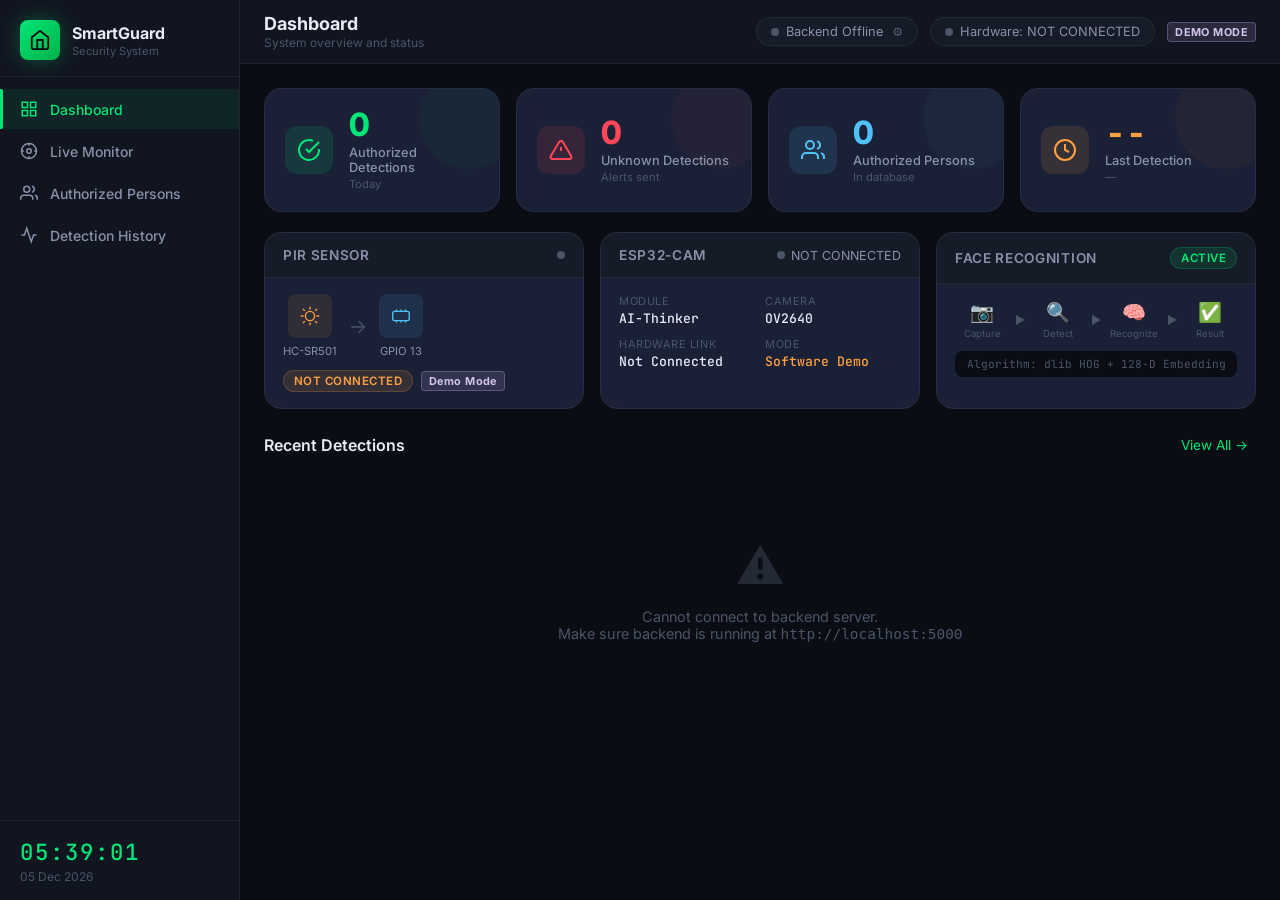
<file: index.html>
<!DOCTYPE html>
<html lang="en">
<head>
  <meta charset="UTF-8" />
  <meta name="viewport" content="width=device-width, initial-scale=1.0" />
  <title>SmartGuard — Home Security Dashboard</title>
  <meta http-equiv="refresh" content="0; url=/dashboard/index.html" />
  <script>
    window.location.replace("dashboard/index.html");
  </script>
</head>
<body style="background:#0f172a; color:#f8fafc; font-family:sans-serif; display:flex; align-items:center; justify-content:center; height:100vh; margin:0;">
  <div style="text-align:center;">
    <h2>SmartGuard Security System</h2>
    <p>Loading Dashboard... <a href="dashboard/index.html" style="color:#00e676;">Click here if not redirected</a>.</p>
  </div>
</body>
</html>
</file>
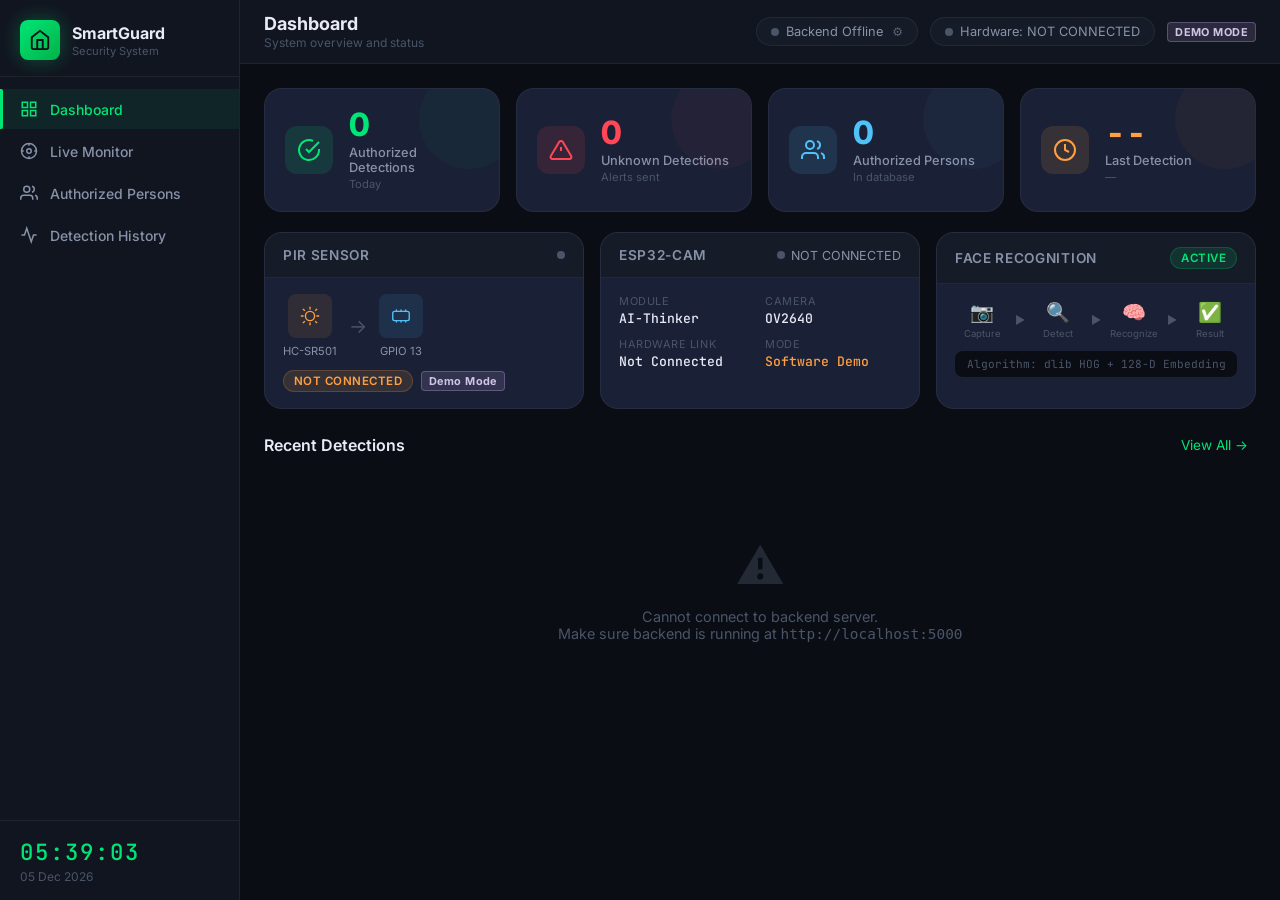
<file: dashboard/index.html>
<!DOCTYPE html>
<html lang="en">
<head>
  <meta charset="UTF-8" />
  <meta name="viewport" content="width=device-width, initial-scale=1.0" />
  <title>SmartGuard — Home Security Dashboard</title>
  <meta name="description" content="Smart Home Security Monitoring Dashboard — ESP32-CAM + PIR + Face Recognition" />
  <link rel="preconnect" href="https://fonts.googleapis.com" />
  <link href="https://fonts.googleapis.com/css2?family=Inter:wght@300;400;500;600;700;800&family=JetBrains+Mono:wght@400;500&display=swap" rel="stylesheet" />
  <link rel="stylesheet" href="css/style.css" />
</head>
<body>

<!-- ═══════════════════════════════════════════════════════════
     SIDEBAR NAVIGATION
════════════════════════════════════════════════════════════ -->
<aside class="sidebar" id="sidebar">
  <div class="sidebar-brand">
    <div class="brand-icon">
      <svg viewBox="0 0 24 24" fill="none" stroke="currentColor" stroke-width="2">
        <path d="M3 9l9-7 9 7v11a2 2 0 01-2 2H5a2 2 0 01-2-2z"/>
        <polyline points="9 22 9 12 15 12 15 22"/>
      </svg>
    </div>
    <div class="brand-text">
      <span class="brand-name">SmartGuard</span>
      <span class="brand-sub">Security System</span>
    </div>
  </div>

  <nav class="sidebar-nav">
    <button class="nav-item active" data-page="dashboard" id="nav-dashboard">
      <svg viewBox="0 0 24 24" fill="none" stroke="currentColor" stroke-width="2">
        <rect x="3" y="3" width="7" height="7"/><rect x="14" y="3" width="7" height="7"/>
        <rect x="14" y="14" width="7" height="7"/><rect x="3" y="14" width="7" height="7"/>
      </svg>
      <span>Dashboard</span>
    </button>

    <button class="nav-item" data-page="live" id="nav-live">
      <svg viewBox="0 0 24 24" fill="none" stroke="currentColor" stroke-width="2">
        <circle cx="12" cy="12" r="10"/>
        <circle cx="12" cy="12" r="3"/>
        <line x1="12" y1="2" x2="12" y2="5"/>
        <line x1="12" y1="19" x2="12" y2="22"/>
        <line x1="2" y1="12" x2="5" y2="12"/>
        <line x1="19" y1="12" x2="22" y2="12"/>
      </svg>
      <span>Live Monitor</span>
      <span class="nav-badge" id="live-badge" style="display:none">!</span>
    </button>

    <button class="nav-item" data-page="persons" id="nav-persons">
      <svg viewBox="0 0 24 24" fill="none" stroke="currentColor" stroke-width="2">
        <path d="M17 21v-2a4 4 0 00-4-4H5a4 4 0 00-4 4v2"/>
        <circle cx="9" cy="7" r="4"/>
        <path d="M23 21v-2a4 4 0 00-3-3.87M16 3.13a4 4 0 010 7.75"/>
      </svg>
      <span>Authorized Persons</span>
    </button>

    <button class="nav-item" data-page="history" id="nav-history">
      <svg viewBox="0 0 24 24" fill="none" stroke="currentColor" stroke-width="2">
        <polyline points="22 12 18 12 15 21 9 3 6 12 2 12"/>
      </svg>
      <span>Detection History</span>
    </button>
  </nav>

  <div class="sidebar-footer">
    <div class="system-time" id="system-time">--:--:--</div>
    <div class="system-date" id="system-date">-- --- ----</div>
  </div>
</aside>

<!-- ═══════════════════════════════════════════════════════════
     MAIN CONTENT
════════════════════════════════════════════════════════════ -->
<main class="main-content">

  <!-- ── TOP BAR ─────────────────────────────────────────── -->
  <header class="topbar">
    <div class="topbar-left">
      <button class="menu-toggle" id="menu-toggle" onclick="toggleSidebar()">
        <span></span><span></span><span></span>
      </button>
      <div class="page-title-area">
        <h1 class="page-title" id="page-title">Dashboard</h1>
        <p class="page-subtitle" id="page-subtitle">System overview and status</p>
      </div>
    </div>
    <div class="topbar-right">
      <div class="connection-indicator" id="backend-status" onclick="configureBackendUrl()" title="Click to configure Backend Server URL" style="cursor: pointer;">
        <span class="dot dot-offline" id="backend-dot"></span>
        <span id="backend-label">Connecting...</span>
        <span style="font-size: 0.75rem; opacity: 0.6; margin-left: 2px;">⚙️</span>
      </div>
      <div class="device-status-pill" id="esp32-status-pill">
        <span class="dot dot-offline" id="esp32-dot"></span>
        <span id="esp32-label">Hardware: NOT CONNECTED</span>
      </div>
      <span class="badge-demo" title="Software Demo Mode is Active">DEMO MODE</span>
    </div>
  </header>

  <!-- ─────────────────────────────────────────────────────── -->
  <!-- PAGE: DASHBOARD                                         -->
  <!-- ─────────────────────────────────────────────────────── -->
  <section class="page" id="page-dashboard">

    <!-- Stats Grid -->
    <div class="stats-grid">
      <div class="stat-card stat-primary" id="stat-authorized">
        <div class="stat-icon">
          <svg viewBox="0 0 24 24" fill="none" stroke="currentColor" stroke-width="2">
            <path d="M22 11.08V12a10 10 0 11-5.93-9.14"/>
            <polyline points="22 4 12 14.01 9 11.01"/>
          </svg>
        </div>
        <div class="stat-body">
          <div class="stat-value" id="count-authorized">0</div>
          <div class="stat-label">Authorized Detections</div>
          <div class="stat-sub">Today</div>
        </div>
        <div class="stat-glow"></div>
      </div>

      <div class="stat-card stat-danger" id="stat-unknown">
        <div class="stat-icon">
          <svg viewBox="0 0 24 24" fill="none" stroke="currentColor" stroke-width="2">
            <path d="M10.29 3.86L1.82 18a2 2 0 001.71 3h16.94a2 2 0 001.71-3L13.71 3.86a2 2 0 00-3.42 0z"/>
            <line x1="12" y1="9" x2="12" y2="13"/>
            <line x1="12" y1="17" x2="12.01" y2="17"/>
          </svg>
        </div>
        <div class="stat-body">
          <div class="stat-value" id="count-unknown">0</div>
          <div class="stat-label">Unknown Detections</div>
          <div class="stat-sub">Alerts sent</div>
        </div>
        <div class="stat-glow"></div>
      </div>

      <div class="stat-card stat-info" id="stat-persons">
        <div class="stat-icon">
          <svg viewBox="0 0 24 24" fill="none" stroke="currentColor" stroke-width="2">
            <path d="M17 21v-2a4 4 0 00-4-4H5a4 4 0 00-4 4v2"/>
            <circle cx="9" cy="7" r="4"/>
            <path d="M23 21v-2a4 4 0 00-3-3.87M16 3.13a4 4 0 010 7.75"/>
          </svg>
        </div>
        <div class="stat-body">
          <div class="stat-value" id="count-persons">0</div>
          <div class="stat-label">Authorized Persons</div>
          <div class="stat-sub">In database</div>
        </div>
        <div class="stat-glow"></div>
      </div>

      <div class="stat-card stat-warning">
        <div class="stat-icon">
          <svg viewBox="0 0 24 24" fill="none" stroke="currentColor" stroke-width="2">
            <circle cx="12" cy="12" r="10"/>
            <polyline points="12 6 12 12 16 14"/>
          </svg>
        </div>
        <div class="stat-body">
          <div class="stat-value" id="last-detection-time">--</div>
          <div class="stat-label">Last Detection</div>
          <div class="stat-sub" id="last-detection-name">—</div>
        </div>
        <div class="stat-glow"></div>
      </div>
    </div>

    <!-- Status Cards Row -->
    <div class="status-row">
      <!-- PIR Status -->
      <div class="status-card">
        <div class="status-card-header">
          <span class="status-card-title">PIR Sensor</span>
          <div class="dot dot-offline" id="pir-indicator" title="Hardware Not Connected"></div>
        </div>
        <div class="status-card-body">
          <div class="hardware-diagram">
            <div class="hw-item">
              <div class="hw-icon pir-icon">
                <svg viewBox="0 0 24 24" fill="none" stroke="currentColor" stroke-width="1.5">
                  <circle cx="12" cy="12" r="5"/>
                  <path d="M12 2v3M12 19v3M2 12h3M19 12h3"/>
                  <path d="M4.22 4.22l2.12 2.12M17.66 17.66l2.12 2.12M4.22 19.78l2.12-2.12M17.66 6.34l2.12-2.12"/>
                </svg>
              </div>
              <span>HC-SR501</span>
            </div>
            <div class="hw-arrow">→</div>
            <div class="hw-item">
              <div class="hw-icon esp-icon">
                <svg viewBox="0 0 24 24" fill="none" stroke="currentColor" stroke-width="1.5">
                  <rect x="3" y="7" width="18" height="10" rx="2"/>
                  <path d="M7 7V5M12 7V5M17 7V5M7 17v2M12 17v2M17 17v2"/>
                </svg>
              </div>
              <span>GPIO 13</span>
            </div>
          </div>
          <div class="status-label-row">
            <span class="status-badge badge-warning" id="pir-status-badge">NOT CONNECTED</span>
            <span class="badge-demo">Demo Mode</span>
          </div>
        </div>
      </div>

      <!-- Camera Status -->
      <div class="status-card">
        <div class="status-card-header">
          <span class="status-card-title">ESP32-CAM</span>
          <div class="hw-badge" id="esp32-hw-status">
            <span class="dot dot-offline" id="hw-esp32-dot"></span>
            <span id="hw-esp32-label">NOT CONNECTED</span>
          </div>
        </div>
        <div class="status-card-body">
          <div class="cam-info-grid">
            <div class="cam-info-item">
              <span class="cam-info-label">Module</span>
              <span class="cam-info-value">AI-Thinker</span>
            </div>
            <div class="cam-info-item">
              <span class="cam-info-label">Camera</span>
              <span class="cam-info-value">OV2640</span>
            </div>
            <div class="cam-info-item">
              <span class="cam-info-label">Hardware Link</span>
              <span class="cam-info-value" id="esp32-ip">Not Connected</span>
            </div>
            <div class="cam-info-item">
              <span class="cam-info-label">Mode</span>
              <span class="cam-info-value" id="esp32-last-seen" style="color:var(--accent-amber);">Software Demo</span>
            </div>
          </div>
        </div>
      </div>

      <!-- Face Recognition Status -->
      <div class="status-card">
        <div class="status-card-header">
          <span class="status-card-title">Face Recognition</span>
          <span class="status-badge badge-active">Active</span>
        </div>
        <div class="status-card-body">
          <div class="fr-pipeline">
            <div class="fr-step">
              <div class="fr-step-icon">📷</div>
              <div class="fr-step-label">Capture</div>
            </div>
            <div class="fr-arrow">▶</div>
            <div class="fr-step">
              <div class="fr-step-icon">🔍</div>
              <div class="fr-step-label">Detect</div>
            </div>
            <div class="fr-arrow">▶</div>
            <div class="fr-step">
              <div class="fr-step-icon">🧠</div>
              <div class="fr-step-label">Recognize</div>
            </div>
            <div class="fr-arrow">▶</div>
            <div class="fr-step">
              <div class="fr-step-icon">✅</div>
              <div class="fr-step-label">Result</div>
            </div>
          </div>
          <div class="fr-info">
            Algorithm: dlib HOG + 128-D Embedding
          </div>
        </div>
      </div>
    </div>

    <!-- Recent Events -->
    <div class="section-header">
      <h2 class="section-title">Recent Detections</h2>
      <button class="btn-link" onclick="showPage('history')">View All →</button>
    </div>
    <div class="events-list" id="recent-events">
      <div class="loading-placeholder">
        <div class="spinner"></div>
        <span>Loading recent events...</span>
      </div>
    </div>

  </section>

  <!-- ─────────────────────────────────────────────────────── -->
  <!-- PAGE: LIVE MONITOR                                      -->
  <!-- ─────────────────────────────────────────────────────── -->
  <section class="page hidden" id="page-live">

    <!-- Software Demo Mode Controls (Testing Without Hardware) -->
    <div class="demo-banner-card">
      <div class="demo-card-header">
        <div class="demo-badge-wrap">
          <span class="badge-demo">SOFTWARE DEMO MODE</span>
          <span class="demo-sub">Hardware: <strong>NOT CONNECTED</strong>. Upload a photo from your PC or simulate motion to test genuine face recognition.</span>
        </div>
        <div class="demo-actions">
          <button class="btn-secondary" onclick="simulateMotion('auto')" title="Simulate a motion trigger event">
            ⚡ Simulate Motion (DEMO)
          </button>
          <button class="btn-secondary" onclick="testTelegramAlert()" title="Test Telegram Photo Alert">
            📱 Test Telegram Photo Alert
          </button>
        </div>
      </div>

      <div class="demo-upload-row">
        <div class="demo-file-picker">
          <input type="file" id="demo-photo-input" accept="image/*" onchange="handleDemoPhotoSelect(event)" style="display:none;" />
          <button class="btn-primary" onclick="document.getElementById('demo-photo-input').click()">
            📁 Choose Photo from Computer...
          </button>
          <span id="demo-filename" class="file-name-label">No photo selected</span>
        </div>
        <button class="btn-success" id="btn-run-recognition" onclick="uploadDemoPhoto()" disabled>
          🔍 Run Face Recognition (DEMO)
        </button>
      </div>
    </div>

    <div class="live-layout">
      <!-- Live Feed Panel -->
      <div class="live-feed-panel">
        <div class="live-feed-header">
          <div class="live-indicator">
            <div class="live-dot"></div>
            <span>LIVE MONITOR</span>
          </div>
          <span class="feed-location" id="live-feed-source">Source: Demo / Standby (Hardware NOT CONNECTED)</span>
        </div>

        <div class="live-image-container" id="live-image-container">
          <div class="no-image-placeholder">
            <svg viewBox="0 0 24 24" fill="none" stroke="currentColor" stroke-width="1">
              <rect x="2" y="2" width="20" height="20" rx="2.5"/>
              <circle cx="8.5" cy="8.5" r="1.5"/>
              <polyline points="21 15 16 10 5 21"/>
            </svg>
            <p>Waiting for photo upload or motion event...</p>
            <small>Choose a photo from your computer above and click "Run Face Recognition"</small>
          </div>
        </div>

        <div class="live-capture-info" id="live-capture-info" style="display:none">
          <div class="capture-detail">
            <span class="capture-label">Captured:</span>
            <span id="live-time">--:--:--</span>
          </div>
          <div class="capture-detail">
            <span class="capture-label">Date:</span>
            <span id="live-date">--/--/----</span>
          </div>
          <div class="capture-detail">
            <span class="capture-label">Location:</span>
            <span id="live-location">—</span>
          </div>
        </div>
      </div>

      <!-- Recognition Result Panel -->
      <div class="recognition-panel">
        <div class="recog-header">Recognition Result</div>

        <div class="recog-result" id="recog-result">
          <div class="recog-waiting">
            <div class="recog-icon">🔍</div>
            <p>Awaiting detection...</p>
          </div>
        </div>

        <!-- Live Event Feed -->
        <div class="live-events-header">
          <span>Live Event Feed</span>
          <button class="btn-xs" onclick="clearLiveFeed()">Clear</button>
        </div>
        <div class="live-events-feed" id="live-events-feed">
          <div class="feed-empty">No events yet in this session</div>
        </div>
      </div>
    </div>

  </section>

  <!-- ─────────────────────────────────────────────────────── -->
  <!-- PAGE: AUTHORIZED PERSONS                               -->
  <!-- ─────────────────────────────────────────────────────── -->
  <section class="page hidden" id="page-persons">

    <div class="persons-toolbar">
      <div class="search-box">
        <svg viewBox="0 0 24 24" fill="none" stroke="currentColor" stroke-width="2">
          <circle cx="11" cy="11" r="8"/><line x1="21" y1="21" x2="16.65" y2="16.65"/>
        </svg>
        <input type="text" id="person-search" placeholder="Search persons..." oninput="filterPersons()" />
      </div>
      <button class="btn-primary" onclick="openAddPersonModal()">
        <svg viewBox="0 0 24 24" fill="none" stroke="currentColor" stroke-width="2.5">
          <line x1="12" y1="5" x2="12" y2="19"/><line x1="5" y1="12" x2="19" y2="12"/>
        </svg>
        Add Person
      </button>
    </div>

    <div class="persons-grid" id="persons-grid">
      <div class="loading-placeholder">
        <div class="spinner"></div>
        <span>Loading authorized persons...</span>
      </div>
    </div>

  </section>

  <!-- ─────────────────────────────────────────────────────── -->
  <!-- PAGE: DETECTION HISTORY                                 -->
  <!-- ─────────────────────────────────────────────────────── -->
  <section class="page hidden" id="page-history">

    <div class="history-toolbar">
      <div class="filter-group">
        <button class="filter-btn active" data-filter="all" onclick="filterHistory('all', this)">All</button>
        <button class="filter-btn" data-filter="authorized" onclick="filterHistory('authorized', this)">✅ Authorized</button>
        <button class="filter-btn" data-filter="unknown" onclick="filterHistory('unknown', this)">🚨 Unknown</button>
        <button class="filter-btn" data-filter="no_face" onclick="filterHistory('no_face', this)">👤 No Face</button>
      </div>
      <div class="history-count">
        <span id="history-total">0</span> events
      </div>
    </div>

    <div class="history-table-container">
      <table class="history-table" id="history-table">
        <thead>
          <tr>
            <th>#</th>
            <th>Image</th>
            <th>Person</th>
            <th>Status</th>
            <th>Location</th>
            <th>Date</th>
            <th>Time</th>
            <th>Confidence</th>
          </tr>
        </thead>
        <tbody id="history-tbody">
          <tr><td colspan="8" class="table-loading"><div class="spinner"></div> Loading...</td></tr>
        </tbody>
      </table>
    </div>

    <div class="pagination" id="history-pagination">
      <button class="btn-page" id="btn-prev" onclick="changePage(-1)" disabled>← Prev</button>
      <span class="page-info" id="page-info">Page 1</span>
      <button class="btn-page" id="btn-next" onclick="changePage(1)">Next →</button>
    </div>

  </section>

</main>

<!-- ═══════════════════════════════════════════════════════════
     MODALS
════════════════════════════════════════════════════════════ -->

<!-- Add Person Modal -->
<div class="modal-overlay" id="add-person-modal" style="display:none">
  <div class="modal">
    <div class="modal-header">
      <h3>Add Authorized Person</h3>
      <button class="modal-close" onclick="closeModal('add-person-modal')">✕</button>
    </div>
    <div class="modal-body">
      <form id="add-person-form" onsubmit="submitAddPerson(event)">
        <div class="form-group">
          <label for="person-name">Full Name *</label>
          <input type="text" id="person-name" placeholder="e.g. Ahmad Razif" required />
        </div>
        <div class="form-group">
          <label for="person-photo">Face Photo *</label>
          <div class="photo-upload-area" id="photo-upload-area" onclick="document.getElementById('person-photo').click()">
            <div class="upload-placeholder" id="upload-placeholder">
              <svg viewBox="0 0 24 24" fill="none" stroke="currentColor" stroke-width="1.5">
                <rect x="2" y="2" width="20" height="20" rx="2.5"/>
                <circle cx="8.5" cy="8.5" r="1.5"/>
                <polyline points="21 15 16 10 5 21"/>
              </svg>
              <p>Click to upload face photo</p>
              <small>JPG, PNG — clear face, good lighting</small>
            </div>
            <img id="photo-preview" style="display:none" alt="Preview" />
          </div>
          <input type="file" id="person-photo" accept="image/*" style="display:none" onchange="previewPhoto(event)" required />
        </div>
        <div class="modal-tips">
          <strong>📸 Photo Tips for Best Recognition:</strong>
          <ul>
            <li>Use a clear, well-lit face photo</li>
            <li>Face should be centered and forward-facing</li>
            <li>Avoid sunglasses or masks</li>
            <li>Minimum resolution: 200×200 pixels</li>
          </ul>
        </div>
        <div class="form-actions">
          <button type="button" class="btn-secondary" onclick="closeModal('add-person-modal')">Cancel</button>
          <button type="submit" class="btn-primary" id="add-person-submit">
            <span class="btn-text">Add Person</span>
          </button>
        </div>
      </form>
    </div>
  </div>
</div>

<!-- Image View Modal -->
<div class="modal-overlay" id="image-modal" style="display:none" onclick="closeModal('image-modal')">
  <div class="modal modal-image" onclick="event.stopPropagation()">
    <button class="modal-close" onclick="closeModal('image-modal')">✕</button>
    <img id="modal-image-src" alt="Captured Image" />
    <div class="modal-image-info" id="modal-image-info"></div>
  </div>
</div>

<!-- Toast Notification -->
<div class="toast-container" id="toast-container"></div>

<!-- Alert Banner (for unknown detections) -->
<div class="alert-banner" id="alert-banner" style="display:none">
  <div class="alert-banner-content">
    <span class="alert-banner-icon">🚨</span>
    <span class="alert-banner-text" id="alert-banner-text">Unknown person detected!</span>
    <button class="alert-banner-action" onclick="showPage('live'); closeAlertBanner()">View</button>
    <button class="alert-banner-close" onclick="closeAlertBanner()">✕</button>
  </div>
</div>

<script src="js/app.js"></script>
</body>
</html>
</file>
<file: dashboard/css/style.css>
/* ============================================================
   SmartGuard — Home Security Dashboard Styles
   Dark theme with green/red accent system
   ============================================================ */

/* ── CSS Variables / Design System ─────────────────────────── */
:root {
  --bg-base:       #0a0d14;
  --bg-surface:    #111520;
  --bg-elevated:   #161b28;
  --bg-card:       #1a2035;
  --bg-hover:      #1f2640;

  --accent-green:  #00e676;
  --accent-red:    #ff4757;
  --accent-amber:  #ffa040;
  --accent-blue:   #4fc3f7;
  --accent-purple: #b39ddb;

  --text-primary:  #e8eaf6;
  --text-secondary:#8892a8;
  --text-muted:    #4a5568;
  --text-on-accent:#0a0d14;

  --border:        rgba(255,255,255,0.06);
  --border-hover:  rgba(255,255,255,0.12);

  --sidebar-width: 240px;
  --topbar-height: 64px;

  --radius-sm:     8px;
  --radius-md:     12px;
  --radius-lg:     18px;
  --radius-xl:     24px;

  --shadow-sm:     0 2px 8px rgba(0,0,0,0.3);
  --shadow-md:     0 4px 20px rgba(0,0,0,0.4);
  --shadow-lg:     0 8px 40px rgba(0,0,0,0.5);

  --transition:    all 0.2s cubic-bezier(0.4, 0, 0.2, 1);
  --transition-slow: all 0.4s cubic-bezier(0.4, 0, 0.2, 1);
}

/* ── Reset & Base ───────────────────────────────────────────── */
*, *::before, *::after { box-sizing: border-box; margin: 0; padding: 0; }
html { font-size: 16px; scroll-behavior: smooth; }

body {
  font-family: 'Inter', system-ui, sans-serif;
  background: var(--bg-base);
  color: var(--text-primary);
  display: flex;
  min-height: 100vh;
  overflow-x: hidden;
}

/* ── Scrollbar ──────────────────────────────────────────────── */
::-webkit-scrollbar { width: 6px; height: 6px; }
::-webkit-scrollbar-track { background: var(--bg-base); }
::-webkit-scrollbar-thumb { background: var(--border-hover); border-radius: 3px; }

/* ═══════════════════════════════════════════════════════════
   SIDEBAR
══════════════════════════════════════════════════════════ */
.sidebar {
  width: var(--sidebar-width);
  min-height: 100vh;
  background: var(--bg-surface);
  border-right: 1px solid var(--border);
  display: flex;
  flex-direction: column;
  position: fixed;
  left: 0; top: 0; bottom: 0;
  z-index: 100;
  transition: var(--transition);
  overflow: hidden;
}

.sidebar-brand {
  display: flex;
  align-items: center;
  gap: 12px;
  padding: 20px 20px 16px;
  border-bottom: 1px solid var(--border);
}

.brand-icon {
  width: 40px; height: 40px;
  background: linear-gradient(135deg, var(--accent-green), #00b248);
  border-radius: var(--radius-sm);
  display: flex;
  align-items: center;
  justify-content: center;
  flex-shrink: 0;
  box-shadow: 0 0 20px rgba(0,230,118,0.3);
}

.brand-icon svg { width: 22px; height: 22px; stroke: #0a0d14; }
.brand-name { display: block; font-weight: 700; font-size: 1rem; color: var(--text-primary); }
.brand-sub  { display: block; font-size: 0.7rem; color: var(--text-muted); margin-top: 1px; }

.sidebar-nav { flex: 1; padding: 12px 0; display: flex; flex-direction: column; gap: 2px; }

.nav-item {
  display: flex;
  align-items: center;
  gap: 12px;
  padding: 11px 20px;
  background: none;
  border: none;
  color: var(--text-secondary);
  font-family: inherit;
  font-size: 0.875rem;
  font-weight: 500;
  cursor: pointer;
  border-radius: 0;
  width: 100%;
  text-align: left;
  position: relative;
  transition: var(--transition);
}

.nav-item svg { width: 18px; height: 18px; flex-shrink: 0; transition: var(--transition); }

.nav-item:hover {
  color: var(--text-primary);
  background: var(--bg-elevated);
}

.nav-item.active {
  color: var(--accent-green);
  background: rgba(0, 230, 118, 0.08);
}

.nav-item.active::before {
  content: '';
  position: absolute;
  left: 0; top: 0; bottom: 0;
  width: 3px;
  background: var(--accent-green);
  border-radius: 0 2px 2px 0;
}

.nav-item.active svg { stroke: var(--accent-green); }

.nav-badge {
  margin-left: auto;
  background: var(--accent-red);
  color: white;
  border-radius: 50%;
  width: 18px; height: 18px;
  font-size: 0.65rem;
  font-weight: 700;
  display: flex;
  align-items: center;
  justify-content: center;
  animation: pulse-badge 1.5s ease-in-out infinite;
}

@keyframes pulse-badge {
  0%, 100% { transform: scale(1); }
  50% { transform: scale(1.2); }
}

.sidebar-footer {
  padding: 16px 20px;
  border-top: 1px solid var(--border);
}

.system-time {
  font-family: 'JetBrains Mono', monospace;
  font-size: 1.4rem;
  font-weight: 500;
  color: var(--accent-green);
  letter-spacing: 2px;
}

.system-date {
  font-size: 0.75rem;
  color: var(--text-muted);
  margin-top: 2px;
}

/* ═══════════════════════════════════════════════════════════
   MAIN CONTENT
══════════════════════════════════════════════════════════ */
.main-content {
  flex: 1;
  margin-left: var(--sidebar-width);
  display: flex;
  flex-direction: column;
  min-height: 100vh;
  transition: var(--transition);
}

/* ── Top Bar ────────────────────────────────────────────────── */
.topbar {
  height: var(--topbar-height);
  background: var(--bg-surface);
  border-bottom: 1px solid var(--border);
  display: flex;
  align-items: center;
  justify-content: space-between;
  padding: 0 24px;
  position: sticky;
  top: 0;
  z-index: 50;
}

.topbar-left { display: flex; align-items: center; gap: 16px; }

.menu-toggle {
  display: none;
  flex-direction: column;
  gap: 5px;
  background: none;
  border: none;
  cursor: pointer;
  padding: 4px;
}
.menu-toggle span { display: block; width: 22px; height: 2px; background: var(--text-secondary); border-radius: 2px; transition: var(--transition); }

.page-title { font-size: 1.125rem; font-weight: 700; color: var(--text-primary); }
.page-subtitle { font-size: 0.75rem; color: var(--text-muted); margin-top: 1px; }

.topbar-right { display: flex; align-items: center; gap: 12px; }

.connection-indicator, .device-status-pill {
  display: flex;
  align-items: center;
  gap: 7px;
  padding: 6px 14px;
  background: var(--bg-elevated);
  border: 1px solid var(--border);
  border-radius: 20px;
  font-size: 0.8rem;
  color: var(--text-secondary);
}

/* ── Status Dots ────────────────────────────────────────────── */
.dot {
  width: 8px; height: 8px;
  border-radius: 50%;
  flex-shrink: 0;
}

.dot-online  { background: var(--accent-green); box-shadow: 0 0 6px var(--accent-green); animation: blink-dot 2s ease-in-out infinite; }
.dot-offline { background: var(--text-muted); }
.dot-warning { background: var(--accent-amber); box-shadow: 0 0 6px var(--accent-amber); }

@keyframes blink-dot { 0%,100% { opacity: 1; } 50% { opacity: 0.4; } }

/* ── Page Sections ──────────────────────────────────────────── */
.page { padding: 24px; display: flex; flex-direction: column; gap: 20px; }
.page.hidden { display: none !important; }

/* ═══════════════════════════════════════════════════════════
   STATS GRID
══════════════════════════════════════════════════════════ */
.stats-grid {
  display: grid;
  grid-template-columns: repeat(auto-fit, minmax(220px, 1fr));
  gap: 16px;
}

.stat-card {
  background: var(--bg-card);
  border: 1px solid var(--border);
  border-radius: var(--radius-lg);
  padding: 20px;
  display: flex;
  align-items: center;
  gap: 16px;
  position: relative;
  overflow: hidden;
  transition: var(--transition);
  cursor: default;
}

.stat-card:hover {
  border-color: var(--border-hover);
  transform: translateY(-2px);
  box-shadow: var(--shadow-md);
}

.stat-icon {
  width: 48px; height: 48px;
  border-radius: var(--radius-md);
  display: flex;
  align-items: center;
  justify-content: center;
  flex-shrink: 0;
}

.stat-icon svg { width: 24px; height: 24px; }

.stat-primary .stat-icon { background: rgba(0, 230, 118, 0.12); stroke: var(--accent-green); }
.stat-primary .stat-icon svg { stroke: var(--accent-green); }
.stat-danger  .stat-icon { background: rgba(255, 71, 87, 0.12); }
.stat-danger  .stat-icon svg { stroke: var(--accent-red); }
.stat-info    .stat-icon { background: rgba(79, 195, 247, 0.12); }
.stat-info    .stat-icon svg { stroke: var(--accent-blue); }
.stat-warning .stat-icon { background: rgba(255, 160, 64, 0.12); }
.stat-warning .stat-icon svg { stroke: var(--accent-amber); }

.stat-body { flex: 1; min-width: 0; }
.stat-value { font-size: 2rem; font-weight: 800; line-height: 1; margin-bottom: 4px; font-variant-numeric: tabular-nums; }
.stat-label { font-size: 0.8rem; color: var(--text-secondary); font-weight: 500; }
.stat-sub   { font-size: 0.7rem; color: var(--text-muted); margin-top: 2px; }

.stat-primary .stat-value { color: var(--accent-green); }
.stat-danger  .stat-value { color: var(--accent-red); }
.stat-info    .stat-value { color: var(--accent-blue); }
.stat-warning .stat-value { color: var(--accent-amber); }

.stat-glow {
  position: absolute;
  right: -20px; top: -20px;
  width: 100px; height: 100px;
  border-radius: 50%;
  opacity: 0.04;
}
.stat-primary .stat-glow { background: var(--accent-green); }
.stat-danger  .stat-glow { background: var(--accent-red); }
.stat-info    .stat-glow { background: var(--accent-blue); }
.stat-warning .stat-glow { background: var(--accent-amber); }

/* ═══════════════════════════════════════════════════════════
   STATUS CARDS ROW
══════════════════════════════════════════════════════════ */
.status-row {
  display: grid;
  grid-template-columns: repeat(auto-fit, minmax(280px, 1fr));
  gap: 16px;
}

.status-card {
  background: var(--bg-card);
  border: 1px solid var(--border);
  border-radius: var(--radius-lg);
  overflow: hidden;
}

.status-card-header {
  display: flex;
  align-items: center;
  justify-content: space-between;
  padding: 14px 18px;
  border-bottom: 1px solid var(--border);
  background: var(--bg-elevated);
}

.status-card-title { font-size: 0.85rem; font-weight: 600; color: var(--text-secondary); text-transform: uppercase; letter-spacing: 0.05em; }
.status-card-body  { padding: 16px 18px; }

/* PIR status */
.pulsing-dot {
  width: 10px; height: 10px;
  border-radius: 50%;
  background: var(--accent-green);
  box-shadow: 0 0 0 0 rgba(0,230,118,0.4);
  animation: pulse-ring 2s ease-in-out infinite;
}

@keyframes pulse-ring {
  0%   { box-shadow: 0 0 0 0 rgba(0,230,118,0.5); }
  70%  { box-shadow: 0 0 0 8px rgba(0,230,118,0); }
  100% { box-shadow: 0 0 0 0 rgba(0,230,118,0); }
}

.hardware-diagram {
  display: flex;
  align-items: center;
  gap: 12px;
  margin-bottom: 12px;
}

.hw-item {
  display: flex;
  flex-direction: column;
  align-items: center;
  gap: 6px;
  font-size: 0.7rem;
  color: var(--text-secondary);
}

.hw-icon {
  width: 44px; height: 44px;
  border-radius: var(--radius-sm);
  display: flex;
  align-items: center;
  justify-content: center;
}

.hw-icon svg { width: 22px; height: 22px; }
.pir-icon { background: rgba(255, 160, 64, 0.1); }
.pir-icon svg { stroke: var(--accent-amber); }
.esp-icon { background: rgba(79, 195, 247, 0.1); }
.esp-icon svg { stroke: var(--accent-blue); }
.hw-arrow { color: var(--text-muted); font-size: 1.2rem; }

.status-label-row { display: flex; gap: 8px; align-items: center; }

.status-badge {
  padding: 3px 10px;
  border-radius: 12px;
  font-size: 0.72rem;
  font-weight: 600;
  text-transform: uppercase;
  letter-spacing: 0.04em;
}
.badge-active  { background: rgba(0,230,118,0.12); color: var(--accent-green); border: 1px solid rgba(0,230,118,0.2); }
.badge-warning { background: rgba(255,160,64,0.12); color: var(--accent-amber); border: 1px solid rgba(255,160,64,0.2); }
.badge-danger  { background: rgba(255,71,87,0.12);  color: var(--accent-red);   border: 1px solid rgba(255,71,87,0.2); }
.badge-demo    { background: rgba(179,157,219,0.16); color: #d1c4e9; border: 1px solid rgba(179,157,219,0.35); font-weight: 700; font-size: 0.68rem; padding: 2px 7px; border-radius: 4px; letter-spacing: 0.04em; }

/* Demo Mode Panel */
.demo-banner-card {
  background: linear-gradient(135deg, rgba(26, 32, 53, 0.95), rgba(31, 38, 64, 0.95));
  border: 1px solid rgba(179, 157, 219, 0.25);
  border-radius: var(--radius-lg);
  padding: 16px 20px;
  display: flex;
  flex-direction: column;
  gap: 12px;
  box-shadow: 0 4px 16px rgba(0,0,0,0.3);
}
.demo-card-header {
  display: flex;
  align-items: center;
  justify-content: space-between;
  gap: 12px;
  flex-wrap: wrap;
}
.demo-badge-wrap {
  display: flex;
  align-items: center;
  gap: 10px;
}
.demo-sub {
  font-size: 0.8rem;
  color: var(--text-secondary);
}
.demo-actions {
  display: flex;
  gap: 8px;
}
.demo-upload-row {
  display: flex;
  align-items: center;
  gap: 12px;
  background: rgba(10, 13, 20, 0.6);
  padding: 12px 16px;
  border-radius: var(--radius-md);
  border: 1px dashed rgba(255, 255, 255, 0.15);
  flex-wrap: wrap;
}
.demo-file-picker {
  display: flex;
  align-items: center;
  gap: 10px;
  flex: 1;
}
.file-name-label {
  font-size: 0.82rem;
  color: var(--text-muted);
  font-style: italic;
  overflow: hidden;
  text-overflow: ellipsis;
  white-space: nowrap;
  max-width: 260px;
}
.btn-success {
  background: #00e676;
  color: #0a0d14;
  border: none;
  padding: 8px 16px;
  border-radius: var(--radius-sm);
  font-weight: 700;
  font-size: 0.85rem;
  cursor: pointer;
  transition: var(--transition);
  display: flex;
  align-items: center;
  gap: 6px;
}
.btn-success:disabled {
  opacity: 0.4;
  cursor: not-allowed;
}
.btn-success:not(:disabled):hover {
  background: #00c853;
  box-shadow: 0 0 12px rgba(0, 230, 118, 0.4);
}

.hw-badge { display: flex; align-items: center; gap: 6px; font-size: 0.78rem; color: var(--text-secondary); }

.cam-info-grid {
  display: grid;
  grid-template-columns: 1fr 1fr;
  gap: 10px;
}

.cam-info-item { display: flex; flex-direction: column; gap: 2px; }
.cam-info-label { font-size: 0.68rem; color: var(--text-muted); text-transform: uppercase; letter-spacing: 0.05em; }
.cam-info-value { font-size: 0.82rem; color: var(--text-primary); font-weight: 500; font-family: 'JetBrains Mono', monospace; }

/* Face Recognition Pipeline */
.fr-pipeline {
  display: flex;
  align-items: center;
  gap: 6px;
  margin-bottom: 12px;
}

.fr-step {
  display: flex;
  flex-direction: column;
  align-items: center;
  gap: 4px;
  flex: 1;
}

.fr-step-icon { font-size: 1.2rem; }
.fr-step-label { font-size: 0.6rem; color: var(--text-muted); text-align: center; }
.fr-arrow { color: var(--text-muted); font-size: 0.7rem; }

.fr-info {
  font-size: 0.7rem;
  color: var(--text-muted);
  text-align: center;
  font-family: 'JetBrains Mono', monospace;
  background: var(--bg-base);
  padding: 6px 10px;
  border-radius: var(--radius-sm);
}

/* ═══════════════════════════════════════════════════════════
   EVENTS LIST (Dashboard recent)
══════════════════════════════════════════════════════════ */
.section-header {
  display: flex;
  align-items: center;
  justify-content: space-between;
  margin-top: 4px;
}

.section-title { font-size: 1rem; font-weight: 600; }

.btn-link {
  background: none;
  border: none;
  color: var(--accent-green);
  font-size: 0.85rem;
  cursor: pointer;
  font-family: inherit;
  padding: 4px 8px;
  border-radius: var(--radius-sm);
  transition: var(--transition);
}
.btn-link:hover { background: rgba(0,230,118,0.08); }

.events-list {
  display: flex;
  flex-direction: column;
  gap: 8px;
}

.event-card {
  background: var(--bg-card);
  border: 1px solid var(--border);
  border-radius: var(--radius-md);
  padding: 12px 16px;
  display: flex;
  align-items: center;
  gap: 14px;
  transition: var(--transition);
  cursor: pointer;
}

.event-card:hover {
  border-color: var(--border-hover);
  background: var(--bg-hover);
}

.event-card.unknown-card {
  border-left: 3px solid var(--accent-red);
}

.event-card.authorized-card {
  border-left: 3px solid var(--accent-green);
}

.event-thumb {
  width: 52px; height: 52px;
  border-radius: var(--radius-sm);
  object-fit: cover;
  flex-shrink: 0;
  background: var(--bg-elevated);
  display: flex;
  align-items: center;
  justify-content: center;
  overflow: hidden;
}

.event-thumb img { width: 100%; height: 100%; object-fit: cover; }
.event-thumb-placeholder { font-size: 1.5rem; }

.event-info { flex: 1; min-width: 0; }
.event-name { font-weight: 600; font-size: 0.9rem; margin-bottom: 3px; white-space: nowrap; overflow: hidden; text-overflow: ellipsis; }
.event-meta { font-size: 0.75rem; color: var(--text-muted); display: flex; gap: 10px; }

.event-status-col { display: flex; flex-direction: column; align-items: flex-end; gap: 4px; }
.event-time-label { font-size: 0.72rem; color: var(--text-muted); font-family: 'JetBrains Mono', monospace; }

/* ═══════════════════════════════════════════════════════════
   LIVE MONITOR PAGE
══════════════════════════════════════════════════════════ */
.live-layout {
  display: grid;
  grid-template-columns: 1fr 380px;
  gap: 20px;
  align-items: start;
}

.live-feed-panel {
  background: var(--bg-card);
  border: 1px solid var(--border);
  border-radius: var(--radius-lg);
  overflow: hidden;
}

.live-feed-header {
  display: flex;
  align-items: center;
  justify-content: space-between;
  padding: 14px 18px;
  border-bottom: 1px solid var(--border);
  background: var(--bg-elevated);
}

.live-indicator {
  display: flex;
  align-items: center;
  gap: 8px;
  font-size: 0.8rem;
  font-weight: 600;
  letter-spacing: 0.08em;
  color: var(--accent-red);
}

.live-dot {
  width: 10px; height: 10px;
  border-radius: 50%;
  background: var(--accent-red);
  animation: live-blink 1s ease-in-out infinite;
}

@keyframes live-blink { 0%,100% { opacity:1; } 50% { opacity:0.2; } }

.feed-location { font-size: 0.8rem; color: var(--text-secondary); }

.live-image-container {
  width: 100%;
  aspect-ratio: 4/3;
  background: var(--bg-base);
  display: flex;
  align-items: center;
  justify-content: center;
  position: relative;
  overflow: hidden;
}

.live-image-container img {
  width: 100%;
  height: 100%;
  object-fit: cover;
  transition: opacity 0.3s ease;
}

.no-image-placeholder {
  display: flex;
  flex-direction: column;
  align-items: center;
  gap: 12px;
  color: var(--text-muted);
  text-align: center;
  padding: 40px;
}

.no-image-placeholder svg { width: 60px; height: 60px; opacity: 0.3; }
.no-image-placeholder p { font-size: 0.9rem; }
.no-image-placeholder small { font-size: 0.75rem; opacity: 0.6; }

.live-capture-info {
  padding: 12px 18px;
  border-top: 1px solid var(--border);
  display: flex;
  gap: 20px;
  background: var(--bg-elevated);
}

.capture-detail { display: flex; gap: 6px; font-size: 0.8rem; }
.capture-label  { color: var(--text-muted); }

/* Recognition Panel */
.recognition-panel {
  background: var(--bg-card);
  border: 1px solid var(--border);
  border-radius: var(--radius-lg);
  overflow: hidden;
  display: flex;
  flex-direction: column;
}

.recog-header {
  padding: 14px 18px;
  border-bottom: 1px solid var(--border);
  background: var(--bg-elevated);
  font-size: 0.85rem;
  font-weight: 600;
  color: var(--text-secondary);
  text-transform: uppercase;
  letter-spacing: 0.05em;
}

.recog-result {
  padding: 24px 18px;
  min-height: 180px;
  display: flex;
  align-items: center;
  justify-content: center;
}

.recog-waiting {
  text-align: center;
  color: var(--text-muted);
  display: flex;
  flex-direction: column;
  align-items: center;
  gap: 8px;
}

.recog-icon { font-size: 2.5rem; }

.recog-authorized {
  text-align: center;
  animation: fadeIn 0.4s ease;
}

.recog-authorized .recog-name {
  font-size: 1.4rem;
  font-weight: 700;
  color: var(--accent-green);
  margin: 12px 0 6px;
}

.recog-authorized .recog-status-badge {
  display: inline-flex;
  align-items: center;
  gap: 6px;
  padding: 6px 18px;
  background: rgba(0,230,118,0.12);
  border: 1px solid rgba(0,230,118,0.25);
  border-radius: 20px;
  color: var(--accent-green);
  font-weight: 600;
  font-size: 0.85rem;
}

.recog-unknown {
  text-align: center;
  animation: fadeIn 0.4s ease;
}

.recog-unknown .recog-name {
  font-size: 1.4rem;
  font-weight: 700;
  color: var(--accent-red);
  margin: 12px 0 6px;
}

.recog-unknown .recog-status-badge {
  display: inline-flex;
  align-items: center;
  gap: 6px;
  padding: 6px 18px;
  background: rgba(255,71,87,0.12);
  border: 1px solid rgba(255,71,87,0.25);
  border-radius: 20px;
  color: var(--accent-red);
  font-weight: 600;
  font-size: 0.85rem;
}

.recog-confidence {
  font-size: 0.75rem;
  color: var(--text-muted);
  margin-top: 8px;
}

@keyframes fadeIn { from { opacity: 0; transform: translateY(8px); } to { opacity: 1; transform: translateY(0); } }

.live-events-header {
  display: flex;
  align-items: center;
  justify-content: space-between;
  padding: 10px 18px;
  border-top: 1px solid var(--border);
  background: var(--bg-elevated);
  font-size: 0.8rem;
  color: var(--text-secondary);
  font-weight: 500;
}

.live-events-feed {
  flex: 1;
  overflow-y: auto;
  max-height: 300px;
  padding: 8px;
}

.feed-empty {
  text-align: center;
  color: var(--text-muted);
  font-size: 0.8rem;
  padding: 20px;
}

.feed-event-item {
  display: flex;
  align-items: center;
  gap: 10px;
  padding: 8px 10px;
  border-radius: var(--radius-sm);
  margin-bottom: 4px;
  font-size: 0.8rem;
  animation: slideIn 0.3s ease;
}

@keyframes slideIn { from { opacity: 0; transform: translateX(-10px); } to { opacity: 1; transform: translateX(0); } }

.feed-event-item.feed-authorized { background: rgba(0,230,118,0.06); border: 1px solid rgba(0,230,118,0.1); }
.feed-event-item.feed-unknown    { background: rgba(255,71,87,0.06);  border: 1px solid rgba(255,71,87,0.1); }

.feed-icon { font-size: 1rem; }
.feed-person { font-weight: 600; color: var(--text-primary); }
.feed-time   { margin-left: auto; color: var(--text-muted); font-family: 'JetBrains Mono', monospace; font-size: 0.7rem; }

/* ═══════════════════════════════════════════════════════════
   PERSONS PAGE
══════════════════════════════════════════════════════════ */
.persons-toolbar {
  display: flex;
  align-items: center;
  gap: 16px;
  flex-wrap: wrap;
}

.search-box {
  display: flex;
  align-items: center;
  gap: 8px;
  background: var(--bg-card);
  border: 1px solid var(--border);
  border-radius: var(--radius-md);
  padding: 8px 14px;
  flex: 1;
  max-width: 360px;
  transition: var(--transition);
}

.search-box:focus-within { border-color: var(--accent-green); }
.search-box svg { width: 16px; height: 16px; stroke: var(--text-muted); flex-shrink: 0; }
.search-box input {
  background: none; border: none; outline: none;
  color: var(--text-primary); font-family: inherit; font-size: 0.875rem;
  width: 100%;
}
.search-box input::placeholder { color: var(--text-muted); }

.persons-grid {
  display: grid;
  grid-template-columns: repeat(auto-fill, minmax(220px, 1fr));
  gap: 16px;
}

.person-card {
  background: var(--bg-card);
  border: 1px solid var(--border);
  border-radius: var(--radius-lg);
  overflow: hidden;
  transition: var(--transition);
}

.person-card:hover { transform: translateY(-3px); box-shadow: var(--shadow-md); border-color: var(--border-hover); }

.person-photo {
  width: 100%; aspect-ratio: 1;
  background: var(--bg-elevated);
  display: flex;
  align-items: center;
  justify-content: center;
  overflow: hidden;
  position: relative;
}

.person-photo img { width: 100%; height: 100%; object-fit: cover; }

.person-photo-placeholder {
  font-size: 3rem;
  color: var(--text-muted);
}

.person-info { padding: 14px; }
.person-name { font-weight: 700; font-size: 0.95rem; margin-bottom: 4px; }
.person-id   { font-size: 0.72rem; color: var(--text-muted); font-family: 'JetBrains Mono', monospace; margin-bottom: 10px; }
.person-status-row { display: flex; align-items: center; justify-content: space-between; }

.person-actions { display: flex; gap: 6px; }

.btn-icon {
  width: 30px; height: 30px;
  background: none;
  border: 1px solid var(--border);
  border-radius: var(--radius-sm);
  display: flex;
  align-items: center;
  justify-content: center;
  cursor: pointer;
  color: var(--text-muted);
  transition: var(--transition);
}

.btn-icon svg { width: 14px; height: 14px; stroke: currentColor; }
.btn-icon:hover { border-color: var(--border-hover); color: var(--text-primary); }
.btn-icon.danger:hover { border-color: var(--accent-red); color: var(--accent-red); background: rgba(255,71,87,0.08); }

/* ═══════════════════════════════════════════════════════════
   HISTORY TABLE
══════════════════════════════════════════════════════════ */
.history-toolbar {
  display: flex;
  align-items: center;
  justify-content: space-between;
  gap: 12px;
  flex-wrap: wrap;
}

.filter-group { display: flex; gap: 6px; flex-wrap: wrap; }

.filter-btn {
  padding: 6px 16px;
  background: var(--bg-card);
  border: 1px solid var(--border);
  border-radius: 20px;
  color: var(--text-secondary);
  font-size: 0.82rem;
  font-weight: 500;
  cursor: pointer;
  font-family: inherit;
  transition: var(--transition);
}

.filter-btn:hover { border-color: var(--border-hover); color: var(--text-primary); }
.filter-btn.active { background: rgba(0,230,118,0.1); border-color: rgba(0,230,118,0.3); color: var(--accent-green); }

.history-count { font-size: 0.85rem; color: var(--text-muted); }

.history-table-container {
  background: var(--bg-card);
  border: 1px solid var(--border);
  border-radius: var(--radius-lg);
  overflow: hidden;
  overflow-x: auto;
}

.history-table {
  width: 100%;
  border-collapse: collapse;
  font-size: 0.85rem;
}

.history-table thead { background: var(--bg-elevated); }
.history-table th {
  padding: 12px 16px;
  text-align: left;
  font-size: 0.72rem;
  font-weight: 600;
  color: var(--text-muted);
  text-transform: uppercase;
  letter-spacing: 0.05em;
  border-bottom: 1px solid var(--border);
  white-space: nowrap;
}

.history-table td {
  padding: 12px 16px;
  border-bottom: 1px solid var(--border);
  vertical-align: middle;
}

.history-table tr:last-child td { border-bottom: none; }
.history-table tr:hover td { background: var(--bg-hover); }

.table-thumb {
  width: 44px; height: 44px;
  border-radius: var(--radius-sm);
  object-fit: cover;
  background: var(--bg-elevated);
  cursor: pointer;
  transition: var(--transition);
  display: block;
}
.table-thumb:hover { transform: scale(1.1); }

.table-thumb-placeholder {
  width: 44px; height: 44px;
  border-radius: var(--radius-sm);
  background: var(--bg-elevated);
  display: flex;
  align-items: center;
  justify-content: center;
  font-size: 1.2rem;
}

.table-loading { text-align: center; padding: 30px; color: var(--text-muted); }
.confidence-bar-cell { display: flex; align-items: center; gap: 8px; }
.confidence-bar { height: 4px; background: var(--bg-elevated); border-radius: 2px; flex: 1; min-width: 60px; }
.confidence-fill { height: 100%; border-radius: 2px; background: var(--accent-green); transition: width 0.4s ease; }
.confidence-fill.low { background: var(--accent-red); }
.confidence-text { font-size: 0.72rem; color: var(--text-muted); font-family: 'JetBrains Mono', monospace; white-space: nowrap; }

/* Pagination */
.pagination {
  display: flex;
  align-items: center;
  justify-content: center;
  gap: 16px;
  padding: 8px 0;
}

.btn-page {
  padding: 7px 20px;
  background: var(--bg-card);
  border: 1px solid var(--border);
  border-radius: var(--radius-sm);
  color: var(--text-secondary);
  font-size: 0.83rem;
  cursor: pointer;
  font-family: inherit;
  transition: var(--transition);
}
.btn-page:hover:not(:disabled) { border-color: var(--accent-green); color: var(--accent-green); }
.btn-page:disabled { opacity: 0.4; cursor: not-allowed; }
.page-info { font-size: 0.83rem; color: var(--text-muted); }

/* ═══════════════════════════════════════════════════════════
   MODALS
══════════════════════════════════════════════════════════ */
.modal-overlay {
  position: fixed; inset: 0;
  background: rgba(0,0,0,0.7);
  backdrop-filter: blur(4px);
  z-index: 500;
  display: flex;
  align-items: center;
  justify-content: center;
  padding: 20px;
}

.modal {
  background: var(--bg-elevated);
  border: 1px solid var(--border);
  border-radius: var(--radius-xl);
  width: 100%;
  max-width: 480px;
  max-height: 90vh;
  overflow-y: auto;
  box-shadow: var(--shadow-lg);
  animation: modalIn 0.25s ease;
}

@keyframes modalIn { from { opacity: 0; transform: scale(0.95); } to { opacity: 1; transform: scale(1); } }

.modal-header {
  display: flex;
  align-items: center;
  justify-content: space-between;
  padding: 18px 22px;
  border-bottom: 1px solid var(--border);
}

.modal-header h3 { font-size: 1rem; font-weight: 700; }

.modal-close {
  width: 30px; height: 30px;
  background: none;
  border: 1px solid var(--border);
  border-radius: 50%;
  color: var(--text-muted);
  cursor: pointer;
  font-size: 0.85rem;
  display: flex; align-items: center; justify-content: center;
  transition: var(--transition);
}
.modal-close:hover { border-color: var(--accent-red); color: var(--accent-red); }

.modal-body { padding: 22px; }

.form-group { margin-bottom: 18px; }
.form-group label { display: block; font-size: 0.8rem; font-weight: 600; color: var(--text-secondary); margin-bottom: 6px; text-transform: uppercase; letter-spacing: 0.04em; }
.form-group input[type="text"] {
  width: 100%;
  padding: 10px 14px;
  background: var(--bg-card);
  border: 1px solid var(--border);
  border-radius: var(--radius-sm);
  color: var(--text-primary);
  font-family: inherit;
  font-size: 0.9rem;
  outline: none;
  transition: var(--transition);
}
.form-group input:focus { border-color: var(--accent-green); box-shadow: 0 0 0 3px rgba(0,230,118,0.1); }

.photo-upload-area {
  border: 2px dashed var(--border);
  border-radius: var(--radius-md);
  min-height: 160px;
  display: flex;
  align-items: center;
  justify-content: center;
  cursor: pointer;
  transition: var(--transition);
  overflow: hidden;
  position: relative;
}
.photo-upload-area:hover { border-color: var(--accent-green); background: rgba(0,230,118,0.03); }

.upload-placeholder {
  display: flex;
  flex-direction: column;
  align-items: center;
  gap: 8px;
  color: var(--text-muted);
  text-align: center;
  padding: 20px;
}
.upload-placeholder svg { width: 40px; height: 40px; opacity: 0.4; }
.upload-placeholder p { font-size: 0.85rem; }
.upload-placeholder small { font-size: 0.72rem; opacity: 0.6; }

#photo-preview {
  width: 100%;
  height: 200px;
  object-fit: cover;
}

.modal-tips {
  background: var(--bg-card);
  border: 1px solid var(--border);
  border-radius: var(--radius-sm);
  padding: 12px 14px;
  margin-bottom: 18px;
  font-size: 0.8rem;
  color: var(--text-secondary);
}
.modal-tips strong { color: var(--text-primary); display: block; margin-bottom: 6px; }
.modal-tips ul { padding-left: 16px; display: flex; flex-direction: column; gap: 3px; }

.form-actions { display: flex; gap: 10px; justify-content: flex-end; }

/* Image modal */
.modal-image { max-width: 800px; position: relative; }
.modal-image img { width: 100%; border-radius: var(--radius-xl); display: block; }
.modal-image-info { padding: 14px 18px; font-size: 0.82rem; color: var(--text-secondary); }
.modal-image .modal-close { position: absolute; top: 12px; right: 12px; background: rgba(0,0,0,0.6); border-color: transparent; }

/* ═══════════════════════════════════════════════════════════
   BUTTONS
══════════════════════════════════════════════════════════ */
.btn-primary {
  display: inline-flex;
  align-items: center;
  gap: 7px;
  padding: 9px 20px;
  background: var(--accent-green);
  color: var(--text-on-accent);
  border: none;
  border-radius: var(--radius-sm);
  font-family: inherit;
  font-size: 0.875rem;
  font-weight: 700;
  cursor: pointer;
  transition: var(--transition);
  white-space: nowrap;
}
.btn-primary:hover { background: #00c85e; transform: translateY(-1px); box-shadow: 0 4px 15px rgba(0,230,118,0.3); }
.btn-primary svg  { width: 16px; height: 16px; }
.btn-primary:disabled { opacity: 0.6; cursor: not-allowed; transform: none; }

.btn-secondary {
  padding: 9px 20px;
  background: var(--bg-card);
  color: var(--text-secondary);
  border: 1px solid var(--border);
  border-radius: var(--radius-sm);
  font-family: inherit;
  font-size: 0.875rem;
  font-weight: 500;
  cursor: pointer;
  transition: var(--transition);
}
.btn-secondary:hover { border-color: var(--border-hover); color: var(--text-primary); }

.btn-xs {
  padding: 3px 10px;
  background: none;
  border: 1px solid var(--border);
  border-radius: 4px;
  color: var(--text-muted);
  font-size: 0.72rem;
  cursor: pointer;
  font-family: inherit;
  transition: var(--transition);
}
.btn-xs:hover { border-color: var(--border-hover); color: var(--text-secondary); }

/* ═══════════════════════════════════════════════════════════
   TOAST NOTIFICATIONS
══════════════════════════════════════════════════════════ */
.toast-container {
  position: fixed;
  bottom: 24px;
  right: 24px;
  z-index: 1000;
  display: flex;
  flex-direction: column;
  gap: 8px;
  pointer-events: none;
}

.toast {
  pointer-events: all;
  padding: 12px 18px;
  border-radius: var(--radius-md);
  border: 1px solid var(--border);
  background: var(--bg-elevated);
  color: var(--text-primary);
  font-size: 0.85rem;
  box-shadow: var(--shadow-lg);
  display: flex;
  align-items: center;
  gap: 10px;
  animation: toastIn 0.3s ease;
  max-width: 360px;
}

@keyframes toastIn { from { opacity: 0; transform: translateX(20px); } to { opacity: 1; transform: translateX(0); } }

.toast.toast-success { border-color: rgba(0,230,118,0.3); background: rgba(0,230,118,0.08); }
.toast.toast-error   { border-color: rgba(255,71,87,0.3);  background: rgba(255,71,87,0.08); }
.toast.toast-warning { border-color: rgba(255,160,64,0.3); background: rgba(255,160,64,0.08); }
.toast.toast-info    { border-color: rgba(79,195,247,0.3); background: rgba(79,195,247,0.08); }

/* ═══════════════════════════════════════════════════════════
   ALERT BANNER (Unknown Person)
══════════════════════════════════════════════════════════ */
.alert-banner {
  position: fixed;
  top: var(--topbar-height);
  left: var(--sidebar-width);
  right: 0;
  z-index: 200;
  animation: bannerIn 0.4s ease;
}

@keyframes bannerIn { from { transform: translateY(-100%); } to { transform: translateY(0); } }

.alert-banner-content {
  display: flex;
  align-items: center;
  gap: 12px;
  padding: 12px 24px;
  background: rgba(255, 71, 87, 0.12);
  border-bottom: 2px solid var(--accent-red);
  backdrop-filter: blur(10px);
}

.alert-banner-icon { font-size: 1.2rem; animation: shake 0.5s ease; }
@keyframes shake { 0%,100%{transform:rotate(0)}20%{transform:rotate(-15deg)}40%{transform:rotate(15deg)}60%{transform:rotate(-10deg)}80%{transform:rotate(10deg)} }

.alert-banner-text { font-weight: 600; color: var(--accent-red); font-size: 0.9rem; flex: 1; }

.alert-banner-action {
  padding: 5px 14px;
  background: var(--accent-red);
  color: white;
  border: none;
  border-radius: var(--radius-sm);
  font-size: 0.8rem;
  font-weight: 600;
  cursor: pointer;
  font-family: inherit;
}

.alert-banner-close {
  background: none;
  border: none;
  color: var(--accent-red);
  font-size: 1rem;
  cursor: pointer;
  padding: 2px 6px;
}

/* ═══════════════════════════════════════════════════════════
   UTILITIES
══════════════════════════════════════════════════════════ */
.loading-placeholder {
  display: flex;
  align-items: center;
  justify-content: center;
  gap: 10px;
  padding: 40px;
  color: var(--text-muted);
  font-size: 0.875rem;
}

.spinner {
  width: 20px; height: 20px;
  border: 2px solid var(--border);
  border-top-color: var(--accent-green);
  border-radius: 50%;
  animation: spin 0.8s linear infinite;
}

@keyframes spin { to { transform: rotate(360deg); } }

.text-green  { color: var(--accent-green) !important; }
.text-red    { color: var(--accent-red) !important; }
.text-amber  { color: var(--accent-amber) !important; }
.text-blue   { color: var(--accent-blue) !important; }
.text-muted  { color: var(--text-muted) !important; }

.empty-state {
  text-align: center;
  padding: 60px 20px;
  color: var(--text-muted);
}
.empty-state .empty-icon { font-size: 3rem; margin-bottom: 12px; opacity: 0.4; }
.empty-state p { font-size: 0.9rem; }

/* ═══════════════════════════════════════════════════════════
   RESPONSIVE
══════════════════════════════════════════════════════════ */
@media (max-width: 1024px) {
  .live-layout { grid-template-columns: 1fr; }
  .recognition-panel { max-height: 400px; }
}

@media (max-width: 768px) {
  :root { --sidebar-width: 0px; }
  .sidebar { transform: translateX(-240px); width: 240px; }
  .sidebar.open { transform: translateX(0); }
  .main-content { margin-left: 0; }
  .menu-toggle { display: flex; }
  .alert-banner { left: 0; }
  .stats-grid { grid-template-columns: repeat(2, 1fr); }
  .status-row { grid-template-columns: 1fr; }
  .topbar-right { gap: 8px; }
  .connection-indicator { display: none; }
}

@media (max-width: 480px) {
  .stats-grid { grid-template-columns: 1fr; }
  .page { padding: 16px; }
  .topbar { padding: 0 16px; }
}
</file>
